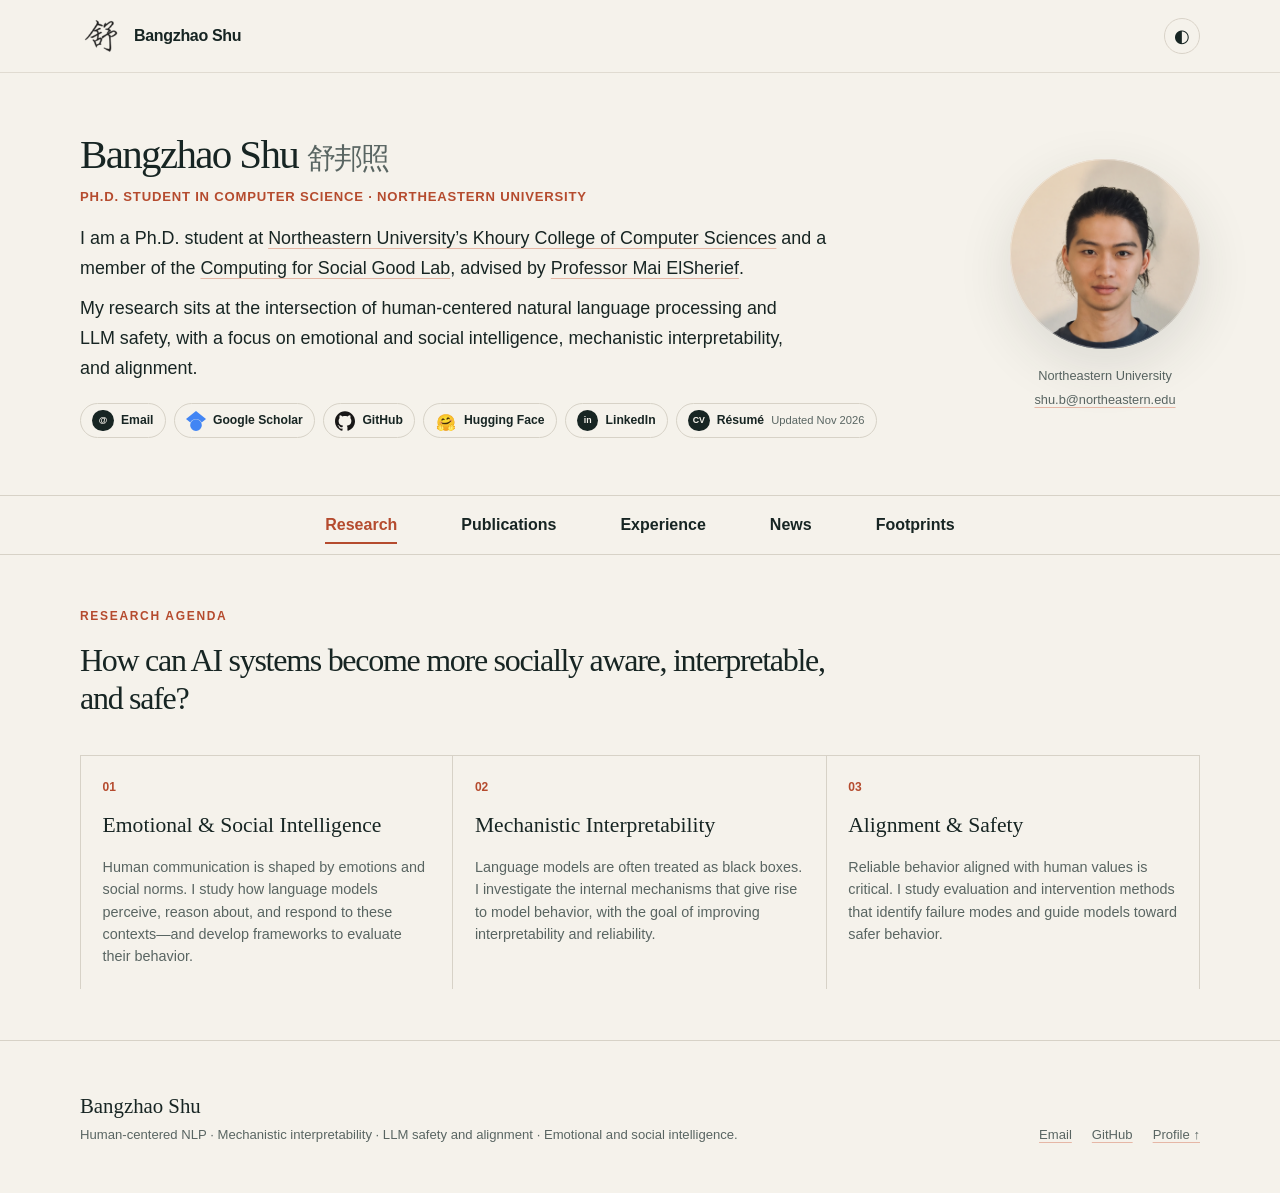
<file: index.html>
<!doctype html>
<html lang="en">
  <head>
    <meta charset="utf-8">
    <meta name="viewport" content="width=device-width, initial-scale=1">
    <meta name="description" content="Bangzhao Shu is a Ph.D. student at Northeastern University researching human-centered NLP, mechanistic interpretability, and LLM safety.">
    <meta name="theme-color" content="#f5f2eb">
    <title>Bangzhao Shu | Human-Centered NLP</title>
    <link rel="canonical" href="https://www.bangzhaoshu.com/">
    <link rel="icon" href="assets/images/header-shu.png?v=20260905-3" type="image/png" sizes="512x512">
    <link rel="shortcut icon" href="assets/images/header-shu.png?v=20260905-3" type="image/png">
    <link rel="apple-touch-icon" href="assets/images/header-shu.png?v=20260905-3">
    <link rel="stylesheet" href="assets/css/styles.css?v=20260905-3">
    <script src="assets/js/site.js?v=20260904-2" defer></script>
    <link rel="stylesheet" href="assets/css/map.css?v=20261101-2">
    <script src="assets/data/world.js" defer></script>
    <script src="assets/data/places.js?v=20261101-3" defer></script>
    <script src="assets/js/map.js?v=20261101-2" defer></script>
  </head>
  <body>
    <a class="skip-link" href="#main">Skip to content</a>

    <header class="site-header">
      <div class="shell nav-wrap">
        <a class="wordmark" href="#top" aria-label="Bangzhao Shu, profile">
          <span class="wordmark-mark" aria-hidden="true"><img src="assets/images/header-shu.png?v=20260905-2" alt="" width="512" height="512"></span>
          <span>Bangzhao Shu</span>
        </a>
        <button class="theme-toggle" type="button" aria-label="Switch color theme" title="Switch color theme">
          <span aria-hidden="true">◐</span>
        </button>
      </div>
    </header>

    <main id="main">
      <section class="hero shell" id="top">
        <div class="hero-copy">
          <h1>Bangzhao Shu <span lang="zh-Hans">舒邦照</span></h1>
          <p class="hero-role">Ph.D. Student in Computer Science · Northeastern University</p>
          <p class="hero-intro">
            I am a Ph.D. student at <a href="https://www.khoury.northeastern.edu/">Northeastern University’s Khoury College of Computer Sciences</a>
            and a member of the <a href="https://www.maielsherief.com/home-1">Computing for Social Good Lab</a>,
            advised by <a href="https://www.maielsherief.com/">Professor Mai ElSherief</a>.
          </p>
          <p class="hero-detail">
            My research sits at the intersection of human-centered natural language processing and LLM safety,
            with a focus on emotional and social intelligence, mechanistic interpretability, and alignment.
          </p>
          <div class="profile-links" aria-label="Profile links">
            <a href="mailto:shu.b@northeastern.edu"><span class="profile-icon" aria-hidden="true">@</span>Email</a>
            <a href="https://scholar.google.com/citations?user=3VdLBgoAAAAJ&amp;hl=en"><img class="profile-brand-icon" src="assets/icons/google-scholar.svg" alt="">Google Scholar</a>
            <a href="https://github.com/bangzhaojo"><img class="profile-brand-icon" src="assets/icons/github.svg" alt="">GitHub</a>
            <a href="https://huggingface.co/bangzhao"><span class="profile-icon profile-icon-emoji" aria-hidden="true">🤗</span>Hugging Face</a>
            <a href="https://www.linkedin.com/in/bangzhao-shu-770454232/"><span class="profile-icon" aria-hidden="true">in</span>LinkedIn</a>
            <a href="assets/docs/Bangzhao_Shu_Resume_2026.pdf?v=20261120"><span class="profile-icon" aria-hidden="true">CV</span>Résumé <span class="link-note">Updated Nov 2026</span></a>
          </div>
        </div>
        <figure class="portrait-wrap">
          <div class="portrait-frame">
            <img src="assets/images/profile.webp" alt="Portrait of Bangzhao Shu" width="831" height="1247">
          </div>
          <figcaption>
            <span>Northeastern University</span>
            <a href="mailto:shu.b@northeastern.edu">shu.b@northeastern.edu</a>
          </figcaption>
        </figure>
      </section>

      <div class="content-nav-wrap">
        <nav class="nav-links content-nav shell" aria-label="Content navigation">
          <a href="#research">Research</a>
          <a href="#publications">Publications</a>
          <a href="#experience">Experience</a>
          <a href="#news">News</a>
          <a href="#footprints">Footprints</a>
        </nav>
      </div>

      <section class="section view" id="research" data-view="research">
        <div class="shell">
          <div class="section-heading section-heading-no-number">
            <div>
              <p class="eyebrow">Research agenda</p>
              <h2>How can AI systems become more socially aware, interpretable, and safe?</h2>
            </div>
          </div>
          <div class="research-grid">
            <article class="research-card">
              <p class="card-index">01</p>
              <h3>Emotional &amp; Social Intelligence</h3>
              <p>Human communication is shaped by emotions and social norms. I study how language models perceive, reason about, and respond to these contexts—and develop frameworks to evaluate their behavior.</p>
            </article>
            <article class="research-card">
              <p class="card-index">02</p>
              <h3>Mechanistic Interpretability</h3>
              <p>Language models are often treated as black boxes. I investigate the internal mechanisms that give rise to model behavior, with the goal of improving interpretability and reliability.</p>
            </article>
            <article class="research-card">
              <p class="card-index">03</p>
              <h3>Alignment &amp; Safety</h3>
              <p>Reliable behavior aligned with human values is critical. I study evaluation and intervention methods that identify failure modes and guide models toward safer behavior.</p>
            </article>
          </div>
        </div>
      </section>

      <section class="section shell view" id="publications" data-view="publications" hidden>
        <p class="section-note section-note-compact">* indicates equal contribution.</p>
        <div class="publication-list">
          <article class="publication">
            <p class="venue"><span>EMNLP 2026</span></p>
            <div class="publication-body">
              <h3><a href="https://arxiv.org/abs/2604.25866">Why Are Some Emotions Harder for LLMs? Uncovering the Causal Mechanisms of Emotion Inference via Sparse Autoencoders</a></h3>
              <p class="authors"><strong>Bangzhao Shu</strong>, Arinjay Singh, Mai ElSherief</p>
              <div class="paper-links">
                <a href="https://arxiv.org/abs/2604.25866">Paper</a>
              </div>
            </div>
          </article>

          <article class="publication">
            <p class="venue"><span>ICWSM 2026</span><span class="venue-note">Oral</span></p>
            <div class="publication-body">
              <h3><a href="https://arxiv.org/abs/2509.09593">Fluent but Unfeeling: The Emotional Blind Spots of Language Models</a></h3>
              <p class="authors"><strong>Bangzhao Shu*</strong>, Isha Joshi*, Melissa Karnaze, Anh C. Pham, Ishita Kakkar, Sindhu Kothe, Arpine Hovasapian, Mai ElSherief</p>
              <div class="paper-links">
                <a href="https://arxiv.org/abs/2509.09593">Paper</a>
                <a href="https://github.com/Computing-for-Social-Good-CSG/express-emotion-recognition">Code</a>
                <a href="https://huggingface.co/datasets/bangzhao/express-emotion-recognition">Dataset</a>
              </div>
            </div>
          </article>

          <article class="publication">
            <p class="venue"><span>Transactions on Social Computing</span></p>
            <div class="publication-body">
              <h3><a href="https://arxiv.org/abs/2602.07781">“He gets to be the fun parent”: Understanding and Supporting Burnt-Out Mothers in Online Communities</a></h3>
              <p class="authors">Nazanin Sabri, Ananya Malik, <strong>Bangzhao Shu</strong>, Jason Snyder, Laurie Kramer, Mai ElSherief</p>
              <div class="paper-links">
                <a href="https://arxiv.org/abs/2602.07781">Paper</a>
              </div>
            </div>
          </article>

          <article class="publication">
            <p class="venue"><span>NAACL 2025</span></p>
            <div class="publication-body">
              <h3><a href="https://aclanthology.org/2025.naacl-long.594/">Causally Modeling the Linguistic and Social Factors that Predict Email Response</a></h3>
              <p class="authors">Yinuo Xu*, Hong Chen*, Sushrita Rakshit*, Aparna Ananthasubramaniam*, Omkar Yadav*, Mingqian Zheng*, Michael Jiang*, Lechen Zhang*, Bowen Yi*, Kenan Alkiek*, Abraham Israeli*, <strong>Bangzhao Shu*</strong>, Hua Shen*, Jiaxin Pei*, Haotian Zhang*, Miriam Schirmer*, David Jurgens</p>
              <div class="paper-links">
                <a href="https://aclanthology.org/2025.naacl-long.594/">Paper</a>
                <a href="https://github.com/davidjurgens/per-my-previous-email">Code</a>
              </div>
            </div>
          </article>

          <article class="publication">
            <p class="venue"><span>NAACL 2024</span><span class="venue-note">Oral</span></p>
            <div class="publication-body">
              <h3><a href="https://aclanthology.org/2024.naacl-long.295/">You don’t need a personality test to know these models are unreliable: Assessing the Reliability of Large Language Models on Psychometric Instruments</a></h3>
              <p class="authors"><strong>Bangzhao Shu*</strong>, Lechen Zhang*, Minje Choi, Lavinia Dunagan, Lajanugen Logeswaran, Moontae Lee, Dallas Card, David Jurgens</p>
              <div class="paper-links">
                <a href="https://aclanthology.org/2024.naacl-long.295/">Paper</a>
                <a href="https://github.com/orange0629/llm-personas">Code</a>
                <a href="https://huggingface.co/datasets/bangzhao/model-personas">Dataset</a>
              </div>
            </div>
          </article>
        </div>
      </section>

      <section class="section experience-section view" id="experience" data-view="experience" hidden>
        <div class="shell">
          <div class="experience-grid">
            <div>
              <h3 class="subheading">Education</h3>
              <ol class="timeline">
                <li>
                  <p class="timeline-date">2024–2029 · Expected</p>
                  <h4>Ph.D. in Computer Science</h4>
                  <p>Northeastern University</p>
                </li>
                <li>
                  <p class="timeline-date">2022–2024</p>
                  <h4>M.S. in Information</h4>
                  <p>University of Michigan</p>
                </li>
                <li>
                  <p class="timeline-date">2021–2024</p>
                  <h4>M.S. in Environment &amp; Sustainability</h4>
                  <p>University of Michigan · Geospatial Data Sciences</p>
                </li>
                <li>
                  <p class="timeline-date">2016–2020</p>
                  <h4>B.E. in Geomatics</h4>
                  <p>Nanjing Normal University</p>
                </li>
              </ol>
            </div>
            <div>
              <h3 class="subheading">Teaching</h3>
              <article class="teaching-card">
                <p class="timeline-date">Winter 2025</p>
                <h4>CS 6120 · Natural Language Processing</h4>
                <p>Teaching Assistant, Northeastern University</p>
              </article>
              <div class="prior-work">
                <h3 class="subheading">Previous research</h3>
                <p>Before starting my Ph.D., I worked with <a href="https://jurgens.people.si.umich.edu/">Professor David Jurgens</a> at the University of Michigan School of Information and <a href="https://www.kkyyhh96.site/">Professor Yuhao Kang</a> at the University of Texas at Austin.</p>
              </div>
            </div>
          </div>
        </div>
      </section>

      <section class="section shell view" id="news" data-view="news" hidden>
        <ol class="news-list">
          <li>
            <time datetime="2026-08-20">Aug 20, 2026</time>
            <p><a href="https://arxiv.org/abs/2604.25866">Why Are Some Emotions Harder for LLMs?</a> was accepted to the EMNLP 2026 main conference.</p>
          </li>
          <li>
            <time datetime="2026-08-20">Aug 20, 2026</time>
            <p><a href="https://arxiv.org/abs/2602.07781">“He gets to be the fun parent”</a> was accepted to ACM Transactions on Social Computing.</p>
          </li>
          <li>
            <time datetime="2026-05-29">May 29, 2026</time>
            <p>I gave an oral presentation of <a href="https://arxiv.org/abs/2509.09593">Fluent but Unfeeling</a> at ICWSM 2026 in Los Angeles.</p>
          </li>
          <li>
            <time datetime="2025-07">Jul 2025</time>
            <p><a href="https://arxiv.org/abs/2509.09593">Fluent but Unfeeling</a> was accepted to ICWSM 2026.</p>
          </li>
          <li>
            <time datetime="2025-05">May 2025</time>
            <p><a href="https://aclanthology.org/2025.naacl-long.594/">Causally Modeling the Linguistic and Social Factors that Predict Email Response</a> was accepted to NAACL 2025.</p>
          </li>
          <li>
            <time datetime="2024-09">Sep 2024</time>
            <p>Started my Ph.D. journey at Northeastern University.</p>
          </li>
          <li>
            <time datetime="2024-05">May 2024</time>
            <p>Graduated from the University of Michigan with dual master’s degrees in Information and Environment &amp; Sustainability, specializing in Geospatial Data Sciences.</p>
          </li>
          <li>
            <time datetime="2024-04">Apr 2024</time>
            <p><a href="https://aclanthology.org/2024.naacl-long.295/">You don’t need a personality test to know these models are unreliable</a> was accepted to NAACL 2024.</p>
          </li>
        </ol>
      </section>

      <section class="section shell view map-page" id="footprints" data-view="footprints" aria-label="Footprints" hidden>
        <div class="map-toolbar">
          <div class="map-filters" role="group" aria-label="Filter places">
            <button type="button" data-filter="all" aria-pressed="true">All places</button>
            <button type="button" data-filter="lived" aria-pressed="false"><span class="legend-dot lived"></span>Lived</button>
          </div>
          <label class="year-filter">When <select id="map-year" aria-label="Filter places by year"><option value="all">All years</option></select></label>
        </div>
        <section class="map-explorer" aria-label="Explore places">
          <div class="map-canvas">
            <svg id="world-map" viewBox="0 0 1000 440" tabindex="0" role="group" aria-label="Interactive world map" aria-describedby="map-help">
              <g id="map-grid" aria-hidden="true"></g>
              <g id="map-land" aria-hidden="true"></g>
              <g id="map-pins" aria-label="Places"></g>
            </svg>
            <div class="map-controls" role="group" aria-label="Map zoom">
              <button type="button" id="zoom-in" aria-label="Zoom in">+</button>
              <button type="button" id="zoom-out" aria-label="Zoom out">−</button>
              <button type="button" id="zoom-reset">World view</button>
            </div>
            <p id="map-empty" class="map-empty" hidden>No places recorded for this selection.</p>
            <div class="map-caption"><span id="map-help">Select a pin to read its story. Drag to explore.</span><a href="https://www.naturalearthdata.com/about/terms-of-use/">Map: Natural Earth</a></div>
          </div>
          <aside class="place-detail" id="place-detail" aria-live="polite" aria-atomic="true"></aside>
        </section>
      </section>
    </main>

    <footer class="site-footer">
      <div class="shell footer-inner">
        <div>
          <p class="footer-name">Bangzhao Shu</p>
          <p>Human-centered NLP · Mechanistic interpretability · LLM safety and alignment · Emotional and social intelligence.</p>
        </div>
        <div class="footer-links">
          <a href="mailto:shu.b@northeastern.edu">Email</a>
          <a href="https://github.com/bangzhaojo">GitHub</a>
          <a href="#top">Profile ↑</a>
        </div>
      </div>
    </footer>
  </body>
</html>
</file>
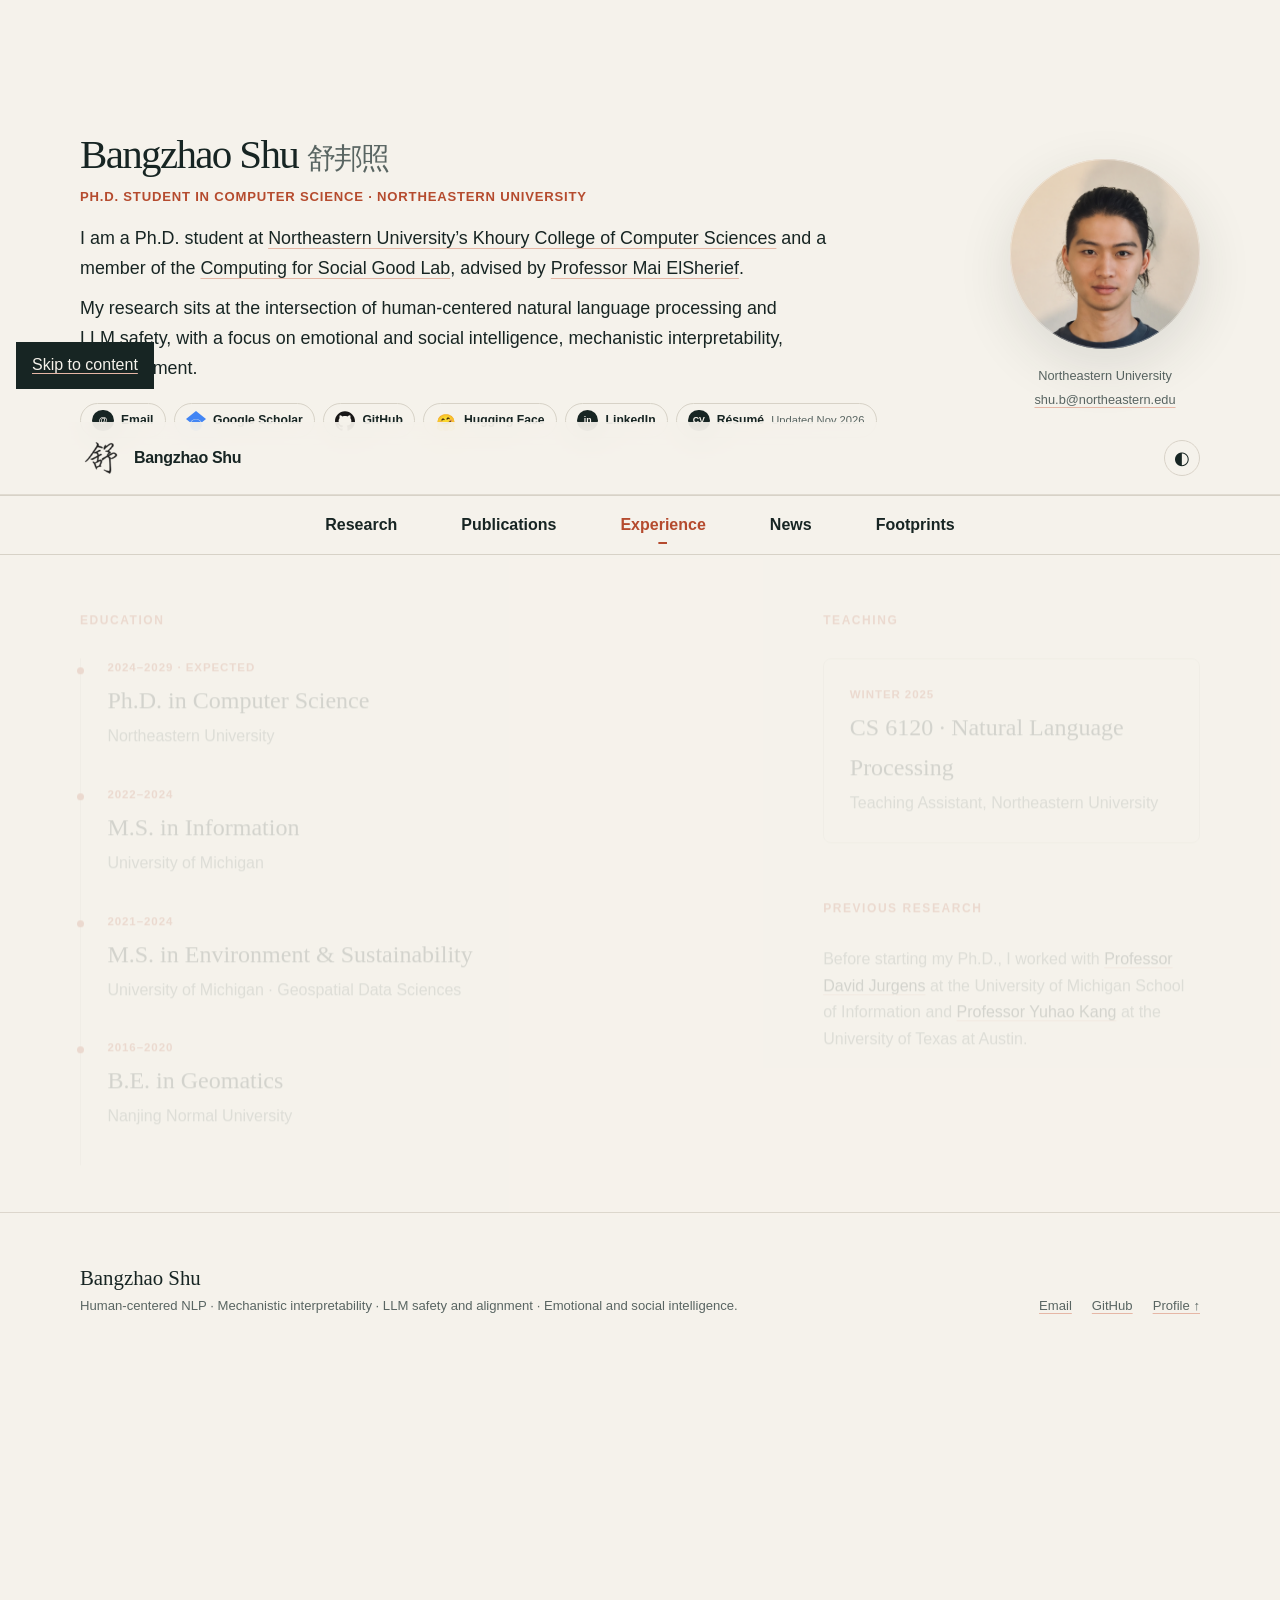
<file: experience/index.html>
<!doctype html>
<html lang="en">
  <head>
    <meta charset="utf-8">
    <meta http-equiv="refresh" content="0; url=../#experience">
    <link rel="canonical" href="https://www.bangzhaoshu.com/#experience">
    <title>Experience | Bangzhao Shu</title>
  </head>
  <body><p><a href="../#experience">Continue to education and teaching</a></p></body>
</html>
</file>
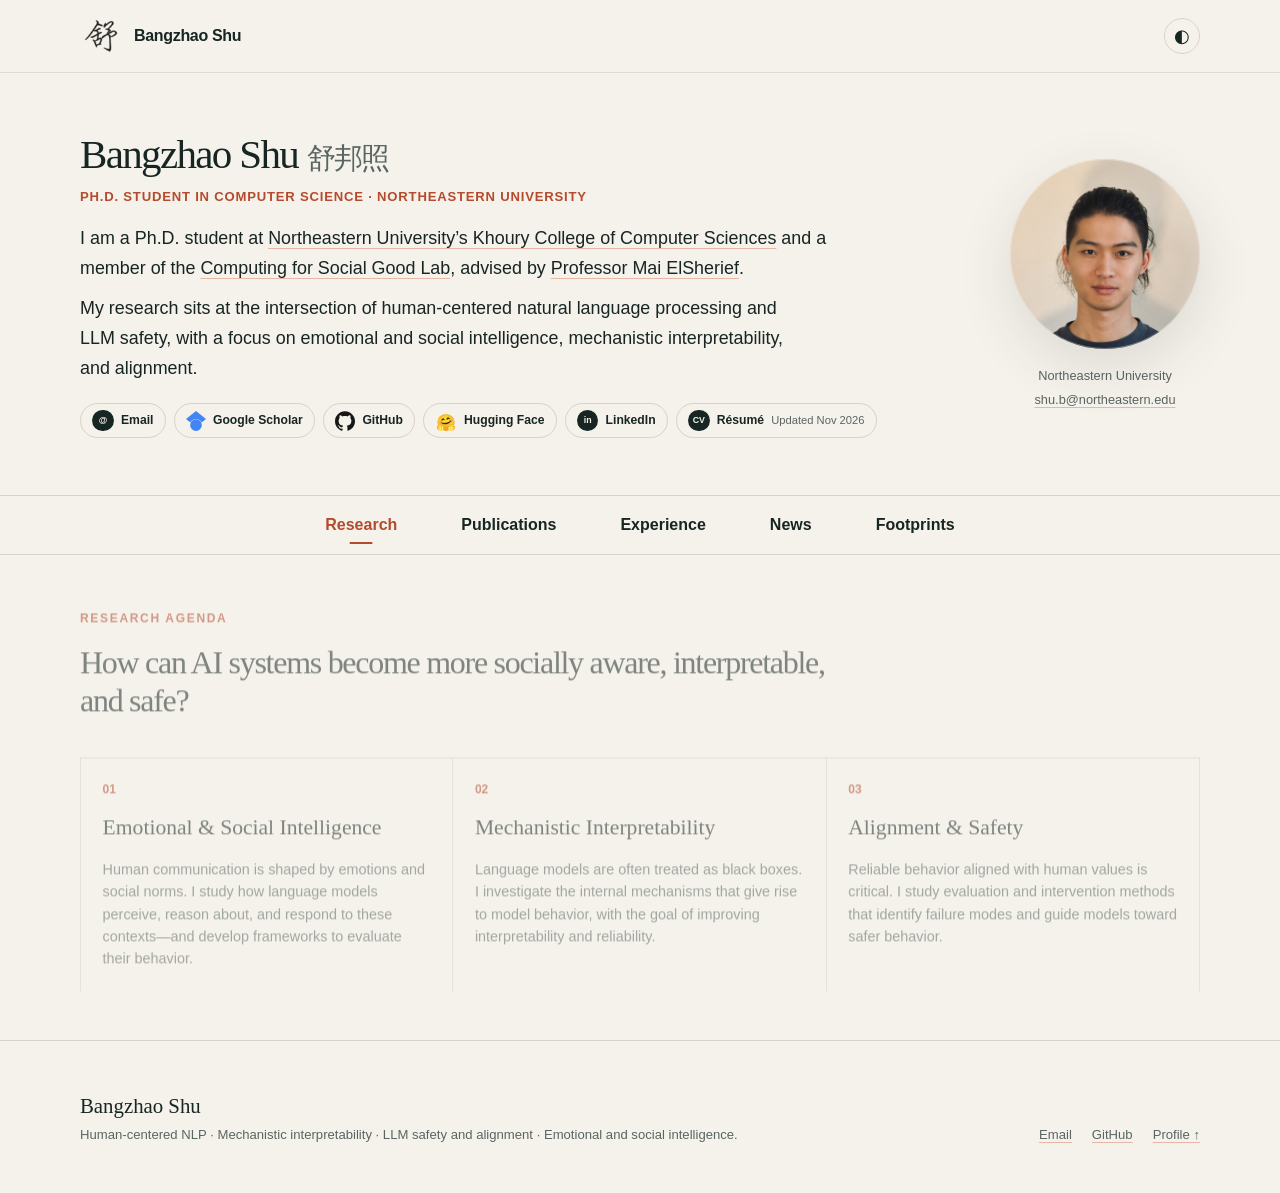
<file: home/index.html>
<!doctype html>
<html lang="en">
  <head>
    <meta charset="utf-8">
    <meta http-equiv="refresh" content="0; url=../">
    <link rel="canonical" href="https://www.bangzhaoshu.com/">
    <title>Bangzhao Shu</title>
  </head>
  <body><p><a href="../">Continue to Bangzhao Shu’s website</a></p></body>
</html>
</file>
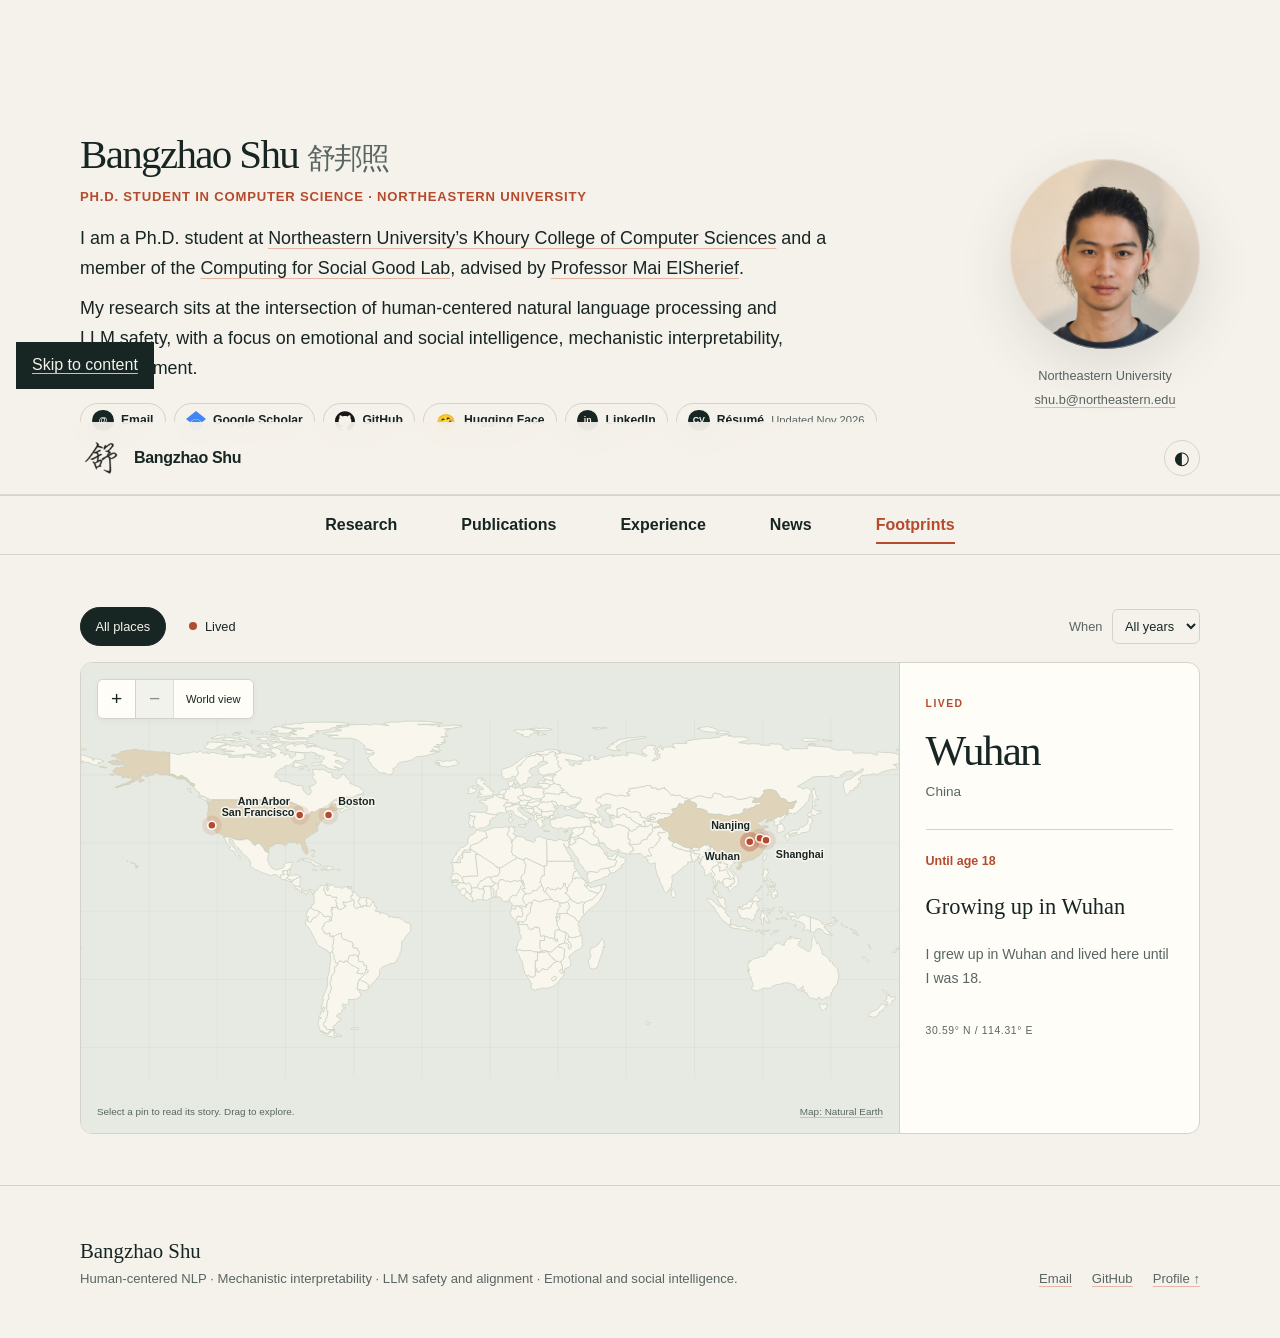
<file: map/index.html>
<!doctype html>
<html lang="en">
<head>
  <meta charset="utf-8">
  <meta http-equiv="refresh" content="0; url=../#footprints">
  <link rel="canonical" href="https://www.bangzhaoshu.com/">
  <title>Footprints | Bangzhao Shu</title>
</head>
<body><p><a href="../#footprints">Continue to Footprints</a></p></body>
</html>
</file>
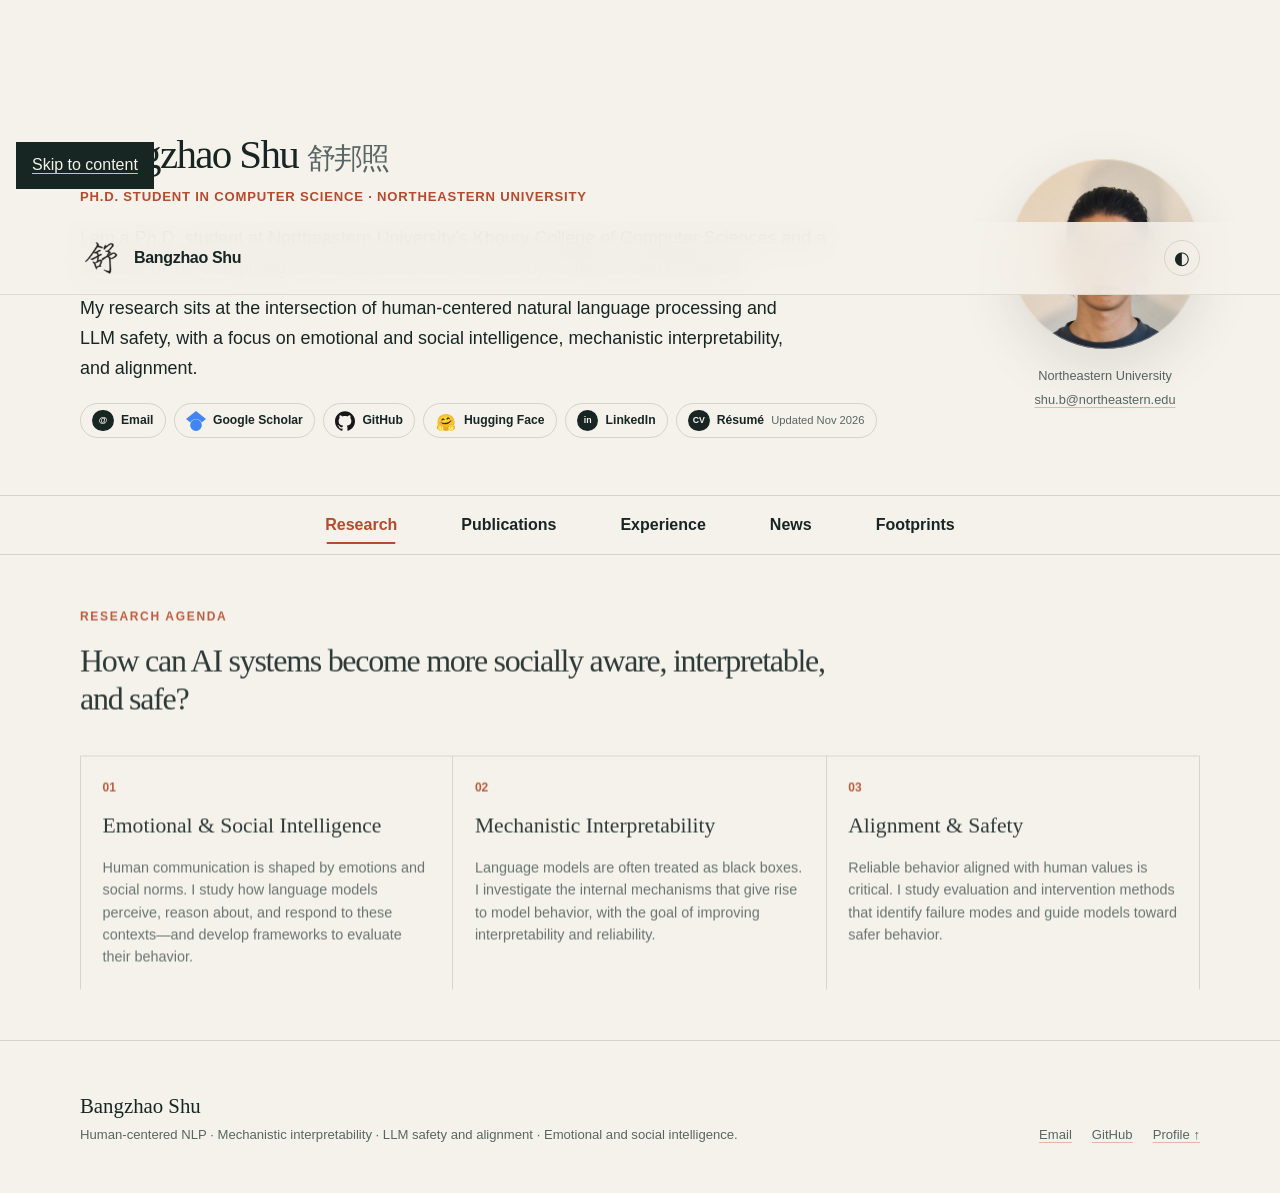
<file: research-areas/index.html>
<!doctype html>
<html lang="en">
  <head>
    <meta charset="utf-8">
    <meta http-equiv="refresh" content="0; url=../#research">
    <link rel="canonical" href="https://www.bangzhaoshu.com/#research">
    <title>Research Areas | Bangzhao Shu</title>
  </head>
  <body><p><a href="../#research">Continue to research areas</a></p></body>
</html>
</file>
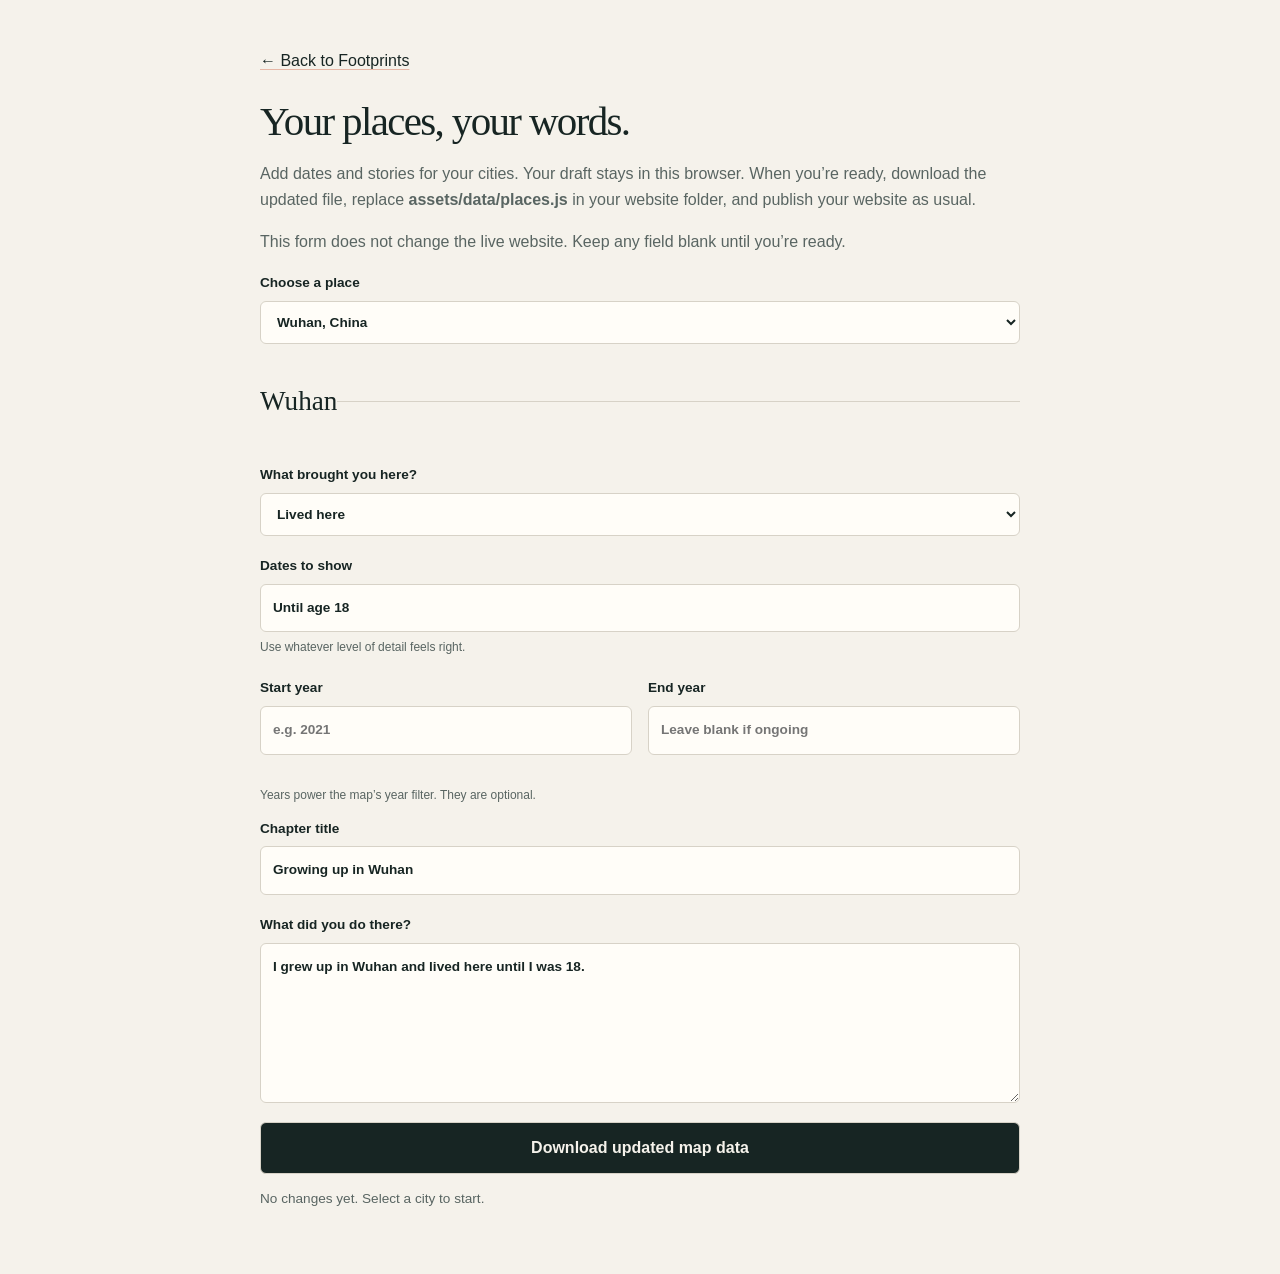
<file: map/edit/index.html>
<!doctype html>
<html lang="en">
<head>
  <meta charset="utf-8"><meta name="viewport" content="width=device-width, initial-scale=1"><meta name="robots" content="noindex,nofollow">
  <title>Edit Footprints | Bangzhao Shu</title>
  <link rel="stylesheet" href="../../assets/css/styles.css?v=20260923-1">
  <style>
    main { max-width:760px; padding:3rem 0; } h1 { margin:1.5rem 0 1rem; } .intro { color:var(--muted); }
    label { display:grid; gap:.4rem; font-size:.85rem; font-weight:650; margin-bottom:1.2rem; }
    input,select,textarea,button { font:inherit; color:var(--ink); padding:.75rem; border:1px solid var(--line); border-radius:6px; background:var(--white); width:100%; }
    textarea { min-height:160px; resize:vertical; } .row { display:grid; grid-template-columns:1fr 1fr; gap:1rem; }
    button { cursor:pointer; font-weight:650; background:var(--ink); color:var(--paper); } .field-note { font-size:.75rem; font-weight:400; color:var(--muted); }
    fieldset { border:0; padding:1.5rem 0 0; margin:0; border-top:1px solid var(--line); } legend { font-family:var(--serif); font-size:1.7rem; padding:1rem 0; }
    #editor-status { min-height:1.8em; color:var(--muted); font-size:.85rem; } :focus-visible { outline:2px solid var(--accent); outline-offset:3px; }
    @media(max-width:500px) { .row { grid-template-columns:1fr; gap:0; } }
  </style>
  <script src="../../assets/data/places.js?v=20261101-3" defer></script><script src="../../assets/js/map-editor.js?v=20261101-2" defer></script>
</head>
<body><main class="shell">
  <a href="../../#footprints">← Back to Footprints</a><h1>Your places, your words.</h1>
  <p class="intro">Add dates and stories for your cities. Your draft stays in this browser. When you’re ready, download the updated file, replace <strong>assets/data/places.js</strong> in your website folder, and publish your website as usual.</p>
  <p class="intro">This form does not change the live website. Keep any field blank until you’re ready.</p>
  <label>Choose a place<select id="editor-place"></select></label>
  <form id="place-form">
    <fieldset><legend id="editor-heading">Place details</legend>
      <label>What brought you here?<select name="type"><option value="place">Not added yet</option><option value="lived">Lived here</option></select></label>
      <label>Dates to show<input name="dates" placeholder="e.g. 2021–2024, or Summer 2025"><span class="field-note">Use whatever level of detail feels right.</span></label>
      <div class="row"><label>Start year<input name="startYear" type="number" min="1900" max="2200" placeholder="e.g. 2021"></label><label>End year<input name="endYear" type="number" min="1900" max="2200" placeholder="Leave blank if ongoing"></label></div>
      <p class="field-note">Years power the map’s year filter. They are optional.</p>
      <label>Chapter title<input name="title" placeholder="A few words about this chapter"></label>
      <label>What did you do there?<textarea name="story" placeholder="Studies, work, favorite memories, or whatever you want to share."></textarea></label>
    </fieldset>
    <button type="submit">Download updated map data</button>
    <p id="editor-status" role="status" aria-live="polite"></p>
  </form>
</main></body></html>
</file>
<file: assets/css/styles.css>
:root {
  color-scheme: light;
  --paper: #f5f2eb;
  --paper-deep: #ece6da;
  --ink: #172523;
  --muted: #596562;
  --line: #d7d2c7;
  --accent: #b54b2e;
  --accent-soft: #e6b7a6;
  --green: #264b45;
  --white: #fffdf8;
  --shadow: 0 18px 55px rgba(40, 49, 45, 0.12);
  --sans: Inter, ui-sans-serif, -apple-system, BlinkMacSystemFont, "Segoe UI", sans-serif;
  --serif: Iowan Old Style, Palatino Linotype, Book Antiqua, Georgia, serif;
}

[data-theme="dark"] {
  color-scheme: dark;
  --paper: #15201f;
  --paper-deep: #1e2b29;
  --ink: #f5f0e6;
  --muted: #b7c0bc;
  --line: #3b4946;
  --accent: #ef8e6f;
  --accent-soft: #814b3b;
  --green: #0c1413;
  --white: #202d2b;
  --shadow: 0 18px 55px rgba(0, 0, 0, 0.25);
}

* {
  box-sizing: border-box;
}

html {
  scroll-behavior: auto;
}

body {
  margin: 0;
  background: var(--paper);
  color: var(--ink);
  font-family: var(--sans);
  font-size: 16px;
  line-height: 1.65;
  text-rendering: optimizeLegibility;
}

img {
  display: block;
  max-width: 100%;
}

a {
  color: inherit;
  text-decoration-color: var(--accent-soft);
  text-decoration-thickness: 1px;
  text-underline-offset: 0.2em;
}

a:hover {
  color: var(--accent);
}

.skip-link {
  position: fixed;
  top: -5rem;
  left: 1rem;
  z-index: 100;
  padding: 0.65rem 1rem;
  background: var(--ink);
  color: var(--paper);
}

.skip-link:focus {
  top: 1rem;
}

.shell {
  width: min(1120px, calc(100% - 48px));
  margin-inline: auto;
}

.site-header {
  position: sticky;
  top: 0;
  z-index: 50;
  border-bottom: 1px solid color-mix(in srgb, var(--line) 72%, transparent);
  background: color-mix(in srgb, var(--paper) 88%, transparent);
  backdrop-filter: blur(16px);
}

.nav-wrap {
  min-height: 72px;
  display: flex;
  align-items: center;
  gap: 2rem;
}

.wordmark {
  display: inline-flex;
  align-items: center;
  gap: 0.75rem;
  margin-right: auto;
  font-weight: 700;
  letter-spacing: -0.02em;
  text-decoration: none;
}

.wordmark-mark {
  width: 42px;
  height: 42px;
  display: grid;
  place-items: center;
  background: transparent;
}

.wordmark-mark img {
  width: 100%;
  height: 100%;
  object-fit: contain;
}

[data-theme="dark"] .wordmark-mark img {
  filter: invert(1);
}

.nav-links {
  display: flex;
  gap: 1.5rem;
  font-size: 1rem;
  font-weight: 650;
}

.content-nav-wrap {
  position: sticky;
  top: 72px;
  z-index: 40;
  border-top: 1px solid var(--line);
  border-bottom: 1px solid var(--line);
  background: color-mix(in srgb, var(--paper) 94%, transparent);
  backdrop-filter: blur(16px);
}

.content-nav {
  min-height: 58px;
  align-items: center;
  justify-content: center;
  gap: clamp(1.5rem, 5vw, 4rem);
}

.nav-links a {
  position: relative;
  text-decoration: none;
}

.nav-links a::after {
  content: "";
  position: absolute;
  right: 0;
  bottom: -0.35rem;
  left: 0;
  height: 2px;
  background: var(--accent);
  transform: scaleX(0);
  transition: transform 160ms ease;
}

.nav-links a:hover::after,
.nav-links a:focus-visible::after,
.nav-links a[aria-current="page"]::after {
  transform: scaleX(1);
}

.nav-links a[aria-current="page"] {
  color: var(--accent);
}

.view[hidden] {
  display: none;
}

.view {
  min-height: 0;
  animation: view-in 180ms ease-out;
}

@keyframes view-in {
  from {
    opacity: 0;
    transform: translateY(5px);
  }
  to {
    opacity: 1;
    transform: translateY(0);
  }
}

.theme-toggle {
  width: 36px;
  height: 36px;
  border: 1px solid var(--line);
  border-radius: 50%;
  background: transparent;
  color: var(--ink);
  cursor: pointer;
  font-size: 1.1rem;
}

.theme-toggle:hover,
.theme-toggle:focus-visible {
  border-color: var(--accent);
  color: var(--accent);
}

.hero {
  display: grid;
  grid-template-columns: minmax(0, 1fr) 190px;
  align-items: center;
  gap: clamp(2rem, 5vw, 4rem);
  padding-block: clamp(2.4rem, 4.5vw, 4rem);
}

.eyebrow {
  margin: 0 0 1rem;
  color: var(--accent);
  font-size: 0.75rem;
  font-weight: 800;
  letter-spacing: 0.14em;
  text-transform: uppercase;
}

h1,
h2,
h3,
h4,
p {
  overflow-wrap: anywhere;
}

h1,
h2 {
  margin: 0;
  font-family: var(--serif);
  font-weight: 500;
  line-height: 1.05;
  letter-spacing: -0.04em;
}

h1 {
  max-width: 680px;
  font-size: clamp(2rem, 3.2vw, 3rem);
  line-height: 1.13;
}

h1 span {
  color: var(--muted);
  font-size: 0.7em;
  white-space: nowrap;
}

h2 {
  max-width: 790px;
  font-size: clamp(2.25rem, 4.2vw, 4rem);
}

.hero-intro {
  max-width: 780px;
  margin: 1rem 0 0;
  font-size: clamp(1rem, 1.45vw, 1.12rem);
}

.hero-role {
  margin: 0.6rem 0 0;
  color: var(--accent);
  font-size: 0.82rem;
  font-weight: 750;
  letter-spacing: 0.06em;
  text-transform: uppercase;
}

.hero-detail {
  max-width: 720px;
  margin: 0.7rem 0 0;
  color: var(--ink);
  font-size: clamp(1rem, 1.45vw, 1.12rem);
}

.profile-links {
  display: flex;
  flex-wrap: wrap;
  gap: 0.5rem;
  margin-top: 1.25rem;
}

.profile-links a,
.paper-links a {
  display: inline-flex;
  align-items: center;
  gap: 0.45rem;
  border: 1px solid var(--line);
  border-radius: 999px;
  padding: 0.35rem 0.7rem;
  font-size: 0.76rem;
  font-weight: 700;
  text-decoration: none;
  transition: border-color 160ms ease, background 160ms ease, color 160ms ease;
}

.profile-icon {
  min-width: 1.35rem;
  height: 1.35rem;
  display: inline-grid;
  place-items: center;
  border-radius: 50%;
  background: var(--ink);
  color: var(--paper);
  font-size: 0.55rem;
  font-weight: 800;
  letter-spacing: -0.02em;
}

.profile-icon-emoji {
  background: transparent;
  font-size: 1rem;
}

.profile-brand-icon {
  width: 1.25rem;
  height: 1.25rem;
  object-fit: contain;
}

.link-note {
  color: var(--muted);
  font-size: 0.7rem;
  font-weight: 500;
}

.profile-links a:hover .profile-icon,
.profile-links a:focus-visible .profile-icon {
  background: #fff8ef;
  color: var(--accent);
}

.profile-links a:hover .link-note,
.profile-links a:focus-visible .link-note {
  color: #fff8ef;
}

.profile-links a:hover,
.paper-links a:hover {
  border-color: var(--accent);
  background: var(--accent);
  color: #fff8ef;
}

.portrait-wrap {
  width: 190px;
  margin: 0;
  justify-self: end;
}

.portrait-frame {
  position: relative;
  overflow: hidden;
  aspect-ratio: 1;
  border-radius: 50%;
  background: var(--paper-deep);
  box-shadow: var(--shadow);
}

.portrait-frame::after {
  content: "";
  position: absolute;
  inset: 0;
  border: 1px solid rgba(255, 255, 255, 0.35);
  border-radius: inherit;
  pointer-events: none;
}

.portrait-frame img {
  width: 100%;
  height: 100%;
  object-fit: cover;
  object-position: 50% 22%;
}

.portrait-wrap figcaption {
  display: flex;
  flex-direction: column;
  gap: 0.2rem;
  padding-top: 1rem;
  color: var(--muted);
  font-size: 0.8rem;
  text-align: center;
}

.section {
  padding-block: clamp(2.25rem, 4vw, 3.75rem);
  scroll-margin-top: 138px;
}

.section-tint {
  background: var(--paper-deep);
}

.section-heading {
  display: grid;
  grid-template-columns: 64px 1fr;
  gap: 1.25rem;
  margin-bottom: clamp(1.5rem, 3vw, 2.4rem);
}

.section-heading-no-number {
  grid-template-columns: 1fr;
}

.section-heading h2 {
  max-width: 760px;
  font-size: clamp(1.6rem, 2.5vw, 2.2rem);
  line-height: 1.16;
}

.section-number {
  margin: 0.2rem 0 0;
  color: var(--muted);
  font-family: var(--serif);
  font-style: italic;
}

.section-note {
  margin: 1rem 0 0;
  color: var(--muted);
  font-size: 0.85rem;
}

.section-note-compact {
  margin: 0 0 0.7rem;
}

.research-grid {
  display: grid;
  grid-template-columns: repeat(3, 1fr);
  border-top: 1px solid var(--line);
}

.research-card {
  min-height: 210px;
  padding: 1.35rem;
  border-right: 1px solid var(--line);
}

.research-card:first-child {
  border-left: 1px solid var(--line);
}

.card-index {
  margin: 0 0 1rem;
  color: var(--accent);
  font-size: 0.75rem;
  font-weight: 800;
}

.research-card h3 {
  margin: 0 0 1.1rem;
  font-family: var(--serif);
  font-size: 1.35rem;
  font-weight: 500;
  line-height: 1.15;
}

.research-card p:last-child {
  margin: 0;
  color: var(--muted);
  font-size: 0.9rem;
  line-height: 1.55;
}

.publication-list {
  border-top: 1px solid var(--line);
}

.publication {
  display: grid;
  grid-template-columns: 165px minmax(0, 1fr);
  gap: clamp(1.5rem, 4vw, 3rem);
  padding-block: 1.2rem;
  border-bottom: 1px solid var(--line);
}

.venue {
  display: flex;
  align-items: flex-start;
  gap: 0.6rem;
  margin: 0 0 0.65rem;
  color: var(--accent);
  font-size: 0.75rem;
  font-weight: 800;
  letter-spacing: 0.1em;
  text-transform: uppercase;
}

.venue-note {
  border: 1px solid var(--accent-soft);
  border-radius: 999px;
  padding: 0.08rem 0.45rem;
  font-size: 0.63rem;
}

.publication h3 {
  max-width: 780px;
  margin: 0;
  font-family: var(--serif);
  font-size: clamp(1.18rem, 1.7vw, 1.55rem);
  font-weight: 500;
  line-height: 1.18;
}

.publication h3 a {
  text-decoration: none;
}

.authors {
  max-width: 830px;
  margin: 0.55rem 0 0;
  color: var(--muted);
  font-size: 0.87rem;
  line-height: 1.55;
}

.authors strong {
  color: var(--ink);
}

.paper-links {
  display: flex;
  flex-wrap: wrap;
  gap: 0.5rem;
  margin-top: 0.75rem;
}

.experience-section {
  background: var(--paper);
  color: var(--ink);
}

.experience-grid {
  display: grid;
  grid-template-columns: 1.25fr 0.75fr;
  gap: clamp(4rem, 9vw, 8rem);
}

.subheading {
  margin: 0 0 1.75rem;
  color: var(--accent);
  font-size: 0.75rem;
  letter-spacing: 0.13em;
  text-transform: uppercase;
}

.timeline,
.news-list {
  margin: 0;
  padding: 0;
  list-style: none;
}

.timeline li {
  position: relative;
  padding: 0 0 2.2rem 1.65rem;
  border-left: 1px solid var(--line);
}

.timeline li::before {
  content: "";
  position: absolute;
  top: 0.52rem;
  left: -4px;
  width: 7px;
  height: 7px;
  border-radius: 50%;
  background: var(--accent);
}

.timeline-date {
  margin: 0;
  color: var(--accent);
  font-size: 0.72rem;
  font-weight: 800;
  letter-spacing: 0.08em;
  text-transform: uppercase;
}

.timeline h4,
.teaching-card h4 {
  margin: 0.25rem 0 0;
  font-family: var(--serif);
  font-size: 1.5rem;
  font-weight: 500;
}

.timeline p:last-child,
.teaching-card p:last-child {
  margin: 0.15rem 0 0;
  color: var(--muted);
}

.teaching-card {
  padding: 1.6rem;
  border: 1px solid var(--line);
  border-radius: 8px;
}

.prior-work {
  margin-top: 3.5rem;
}

.prior-work p {
  color: var(--muted);
}

.prior-work a {
  color: var(--ink);
}

.news-list {
  border-top: 1px solid var(--line);
}

.news-list li {
  display: grid;
  grid-template-columns: 135px 1fr;
  gap: 2rem;
  padding-block: 1.35rem;
  border-bottom: 1px solid var(--line);
}

.news-list time {
  color: var(--accent);
  font-size: 0.75rem;
  font-weight: 800;
  letter-spacing: 0.08em;
  text-transform: uppercase;
}

.news-list p {
  margin: 0;
}

.site-footer {
  padding-block: 3rem;
  border-top: 1px solid var(--line);
  background: var(--paper);
}

.footer-inner {
  display: flex;
  align-items: flex-end;
  justify-content: space-between;
  gap: 2rem;
  color: var(--muted);
  font-size: 0.82rem;
}

.footer-inner p {
  margin: 0;
}

.footer-name {
  color: var(--ink);
  font-family: var(--serif);
  font-size: 1.3rem;
}

.footer-links {
  display: flex;
  flex-wrap: wrap;
  gap: 1.25rem;
}

@media (max-width: 850px) {
  .nav-wrap {
    flex-wrap: wrap;
    padding-block: 0.7rem;
  }

  .content-nav {
    min-height: 52px;
    gap: 0.75rem 1.5rem;
    font-size: 0.9rem;
  }

  .hero {
    min-height: auto;
    grid-template-columns: 1fr;
    gap: 1.5rem;
    padding-block: 2.25rem;
  }

  .hero-copy {
    order: 1;
  }

  .portrait-wrap {
    order: 2;
    width: min(170px, 48vw);
    justify-self: center;
  }

  .research-grid {
    grid-template-columns: 1fr;
  }

  .research-card,
  .research-card:first-child {
    min-height: 0;
    border-right: 1px solid var(--line);
    border-bottom: 1px solid var(--line);
    border-left: 1px solid var(--line);
  }

  .card-index {
    margin-bottom: 0.75rem;
  }

  .publication {
    grid-template-columns: 150px minmax(0, 1fr);
    gap: 1.5rem;
  }

  .experience-grid {
    grid-template-columns: 1fr;
    gap: 2.5rem;
  }
}

@media (max-width: 590px) {
  .shell {
    width: min(100% - 30px, 1120px);
  }

  .site-header .shell {
    width: min(100% - 24px, 1120px);
  }

  .wordmark-mark {
    width: 34px;
    height: 34px;
  }

  .section-heading {
    grid-template-columns: 38px 1fr;
  }

  .section-heading-no-number {
    grid-template-columns: 1fr;
  }

  .content-nav-wrap {
    top: 58px;
  }

  .content-nav {
    width: 100%;
    min-height: 50px;
    justify-content: flex-start;
    flex-wrap: nowrap;
    gap: 1.35rem;
    padding-inline: 15px;
    overflow-x: auto;
    scrollbar-width: none;
    white-space: nowrap;
  }

  .content-nav::-webkit-scrollbar {
    display: none;
  }

  .publication {
    grid-template-columns: 1fr;
    gap: 0.45rem;
  }

  .publication .venue {
    margin-bottom: 0;
  }
  .news-list li {
    grid-template-columns: 1fr;
    gap: 0.35rem;
  }

  .footer-inner {
    align-items: flex-start;
    flex-direction: column;
  }
}

@media (prefers-reduced-motion: reduce) {
  html {
    scroll-behavior: auto;
  }

  *,
  *::before,
  *::after {
    transition-duration: 0.01ms !important;
  }

  .view {
    animation: none;
  }
}
  font-size: 0.9rem;
  line-height: 1.55;
</file>
<file: assets/css/map.css>
.map-page { padding-block: clamp(2.25rem, 4vw, 3.75rem); }
.map-toolbar,.map-filters { display:flex; flex-wrap:wrap; align-items:center; gap:.5rem; }
.map-toolbar { justify-content:space-between; gap:1rem; margin-bottom:1rem; }
.map-page button,.map-page select { font:inherit; color:var(--ink); }
.map-filters button { display:inline-flex; align-items:center; gap:.5rem; border:1px solid transparent; border-radius:999px; padding:.5rem .9rem; background:transparent; font-size:.8rem; cursor:pointer; }
.map-filters button[aria-pressed="true"] { border-color:var(--ink); background:var(--ink); color:var(--paper); }
.legend-dot { display:inline-block; width:8px; height:8px; border-radius:50%; background:var(--accent); }
.year-filter { display:flex; align-items:center; gap:.6rem; color:var(--muted); font-size:.8rem; }
.year-filter select { border:1px solid var(--line); border-radius:6px; background:var(--paper); padding:.5rem; }
.map-explorer { display:grid; grid-template-columns:minmax(0,1fr) 300px; border:1px solid var(--line); border-radius:12px; overflow:hidden; background:var(--white); }
.map-canvas { position:relative; min-width:0; background:#e7eae2; display:flex; align-items:center; min-height:440px; overflow:hidden; }
[data-theme="dark"] .map-canvas { background:#1b302f; }
#world-map { display:block; width:100%; height:100%; min-height:440px; position:absolute; inset:0; touch-action:none; cursor:grab; }
#world-map:active { cursor:grabbing; }
#map-land path { fill:#f8f6ed; stroke:#c7cebf; stroke-width:.7; vector-effect:non-scaling-stroke; }
#map-land path.recorded { fill:#dfd3b9; }
[data-theme="dark"] #map-land path { fill:#344844; stroke:#536560; }
[data-theme="dark"] #map-land path.recorded { fill:#625947; }
#map-grid path { fill:none; stroke:#a6b6a5; stroke-width:.5; opacity:.25; vector-effect:non-scaling-stroke; }
.map-pin { cursor:pointer; outline:none; }
.map-pin .pin-halo { fill:var(--accent); opacity:.12; }
.map-pin .pin-dot { fill:var(--accent); stroke:var(--white); stroke-width:2; }
.map-pin[aria-pressed="true"] .pin-halo,.map-pin:focus-visible .pin-halo,.map-pin:hover .pin-halo { opacity:.35; }
.map-pin:focus-visible .pin-halo { stroke:var(--ink); stroke-width:2; }
.map-pin text { font:600 13px var(--sans); fill:var(--ink); paint-order:stroke; stroke:var(--paper); stroke-width:4px; stroke-linejoin:round; pointer-events:none; }
.map-controls { position:absolute; left:16px; top:16px; display:flex; box-shadow:0 2px 6px #0000000a; border:1px solid var(--line); border-radius:6px; overflow:hidden; }
.map-controls button { min-width:38px; height:38px; border:0; border-right:1px solid var(--line); background:var(--white); cursor:pointer; font-size:1.2rem; }
.map-controls button:last-child { border:0; font-size:.7rem; padding-inline:12px; }
.map-controls button:disabled { opacity:.45; cursor:default; }
.map-caption { position:absolute; bottom:12px; left:16px; right:16px; display:flex; flex-wrap:wrap; justify-content:space-between; gap:.5rem; font-size:.62rem; color:var(--muted); pointer-events:none; }
.map-caption a { pointer-events:auto; }
.map-empty { position:absolute; left:10%; right:10%; top:40%; padding:1rem; background:var(--white); border:1px solid var(--line); text-align:center; border-radius:6px; font-size:.85rem; }
.map-empty[hidden] { display:none; }
.place-detail { padding:2rem 1.6rem; border-left:1px solid var(--line); min-height:440px; }
.place-detail .eyebrow { font-size:.65rem; margin-bottom:1rem; }
.place-detail h2 { font-size:2.7rem; }
.place-country { color:var(--muted); margin:.5rem 0 1.6rem; font-size:.85rem; }
.place-dates { border-top:1px solid var(--line); padding-top:1.3rem; color:var(--accent); font-size:.78rem; font-weight:650; }
.place-detail h3 { font-family:var(--serif); font-weight:500; font-size:1.4rem; line-height:1.2; }
.place-story { color:var(--muted); font-size:.88rem; white-space:pre-line; }
.place-placeholder { margin-top:2rem; padding-top:1.5rem; border-top:1px solid var(--line); color:var(--muted); font-family:var(--serif); font-size:1.25rem; font-style:italic; }
.place-coordinate { display:block; font-size:.65rem; letter-spacing:.06em; margin-top:2rem; color:var(--muted); }
.map-page :focus-visible { outline:2px solid var(--accent); outline-offset:4px; }
@media(min-width:851px) { .map-canvas { min-height:470px; } }
@media(max-width:850px) { .map-explorer { grid-template-columns:1fr; }.map-canvas { min-height:390px; }#world-map { min-height:390px; }.place-detail { border-left:0; border-top:1px solid var(--line); min-height:0; padding:1.6rem; }.place-placeholder { margin-top:1rem; }.place-coordinate { margin-top:1rem; } }
@media(max-width:590px) { .map-toolbar { align-items:flex-start; }.map-filters { gap:.2rem; }.map-filters button { padding:.5rem .7rem; }.map-canvas,#world-map { min-height:310px; }.map-caption { font-size:.58rem; }.map-caption span { max-width:185px; } }
</file>
